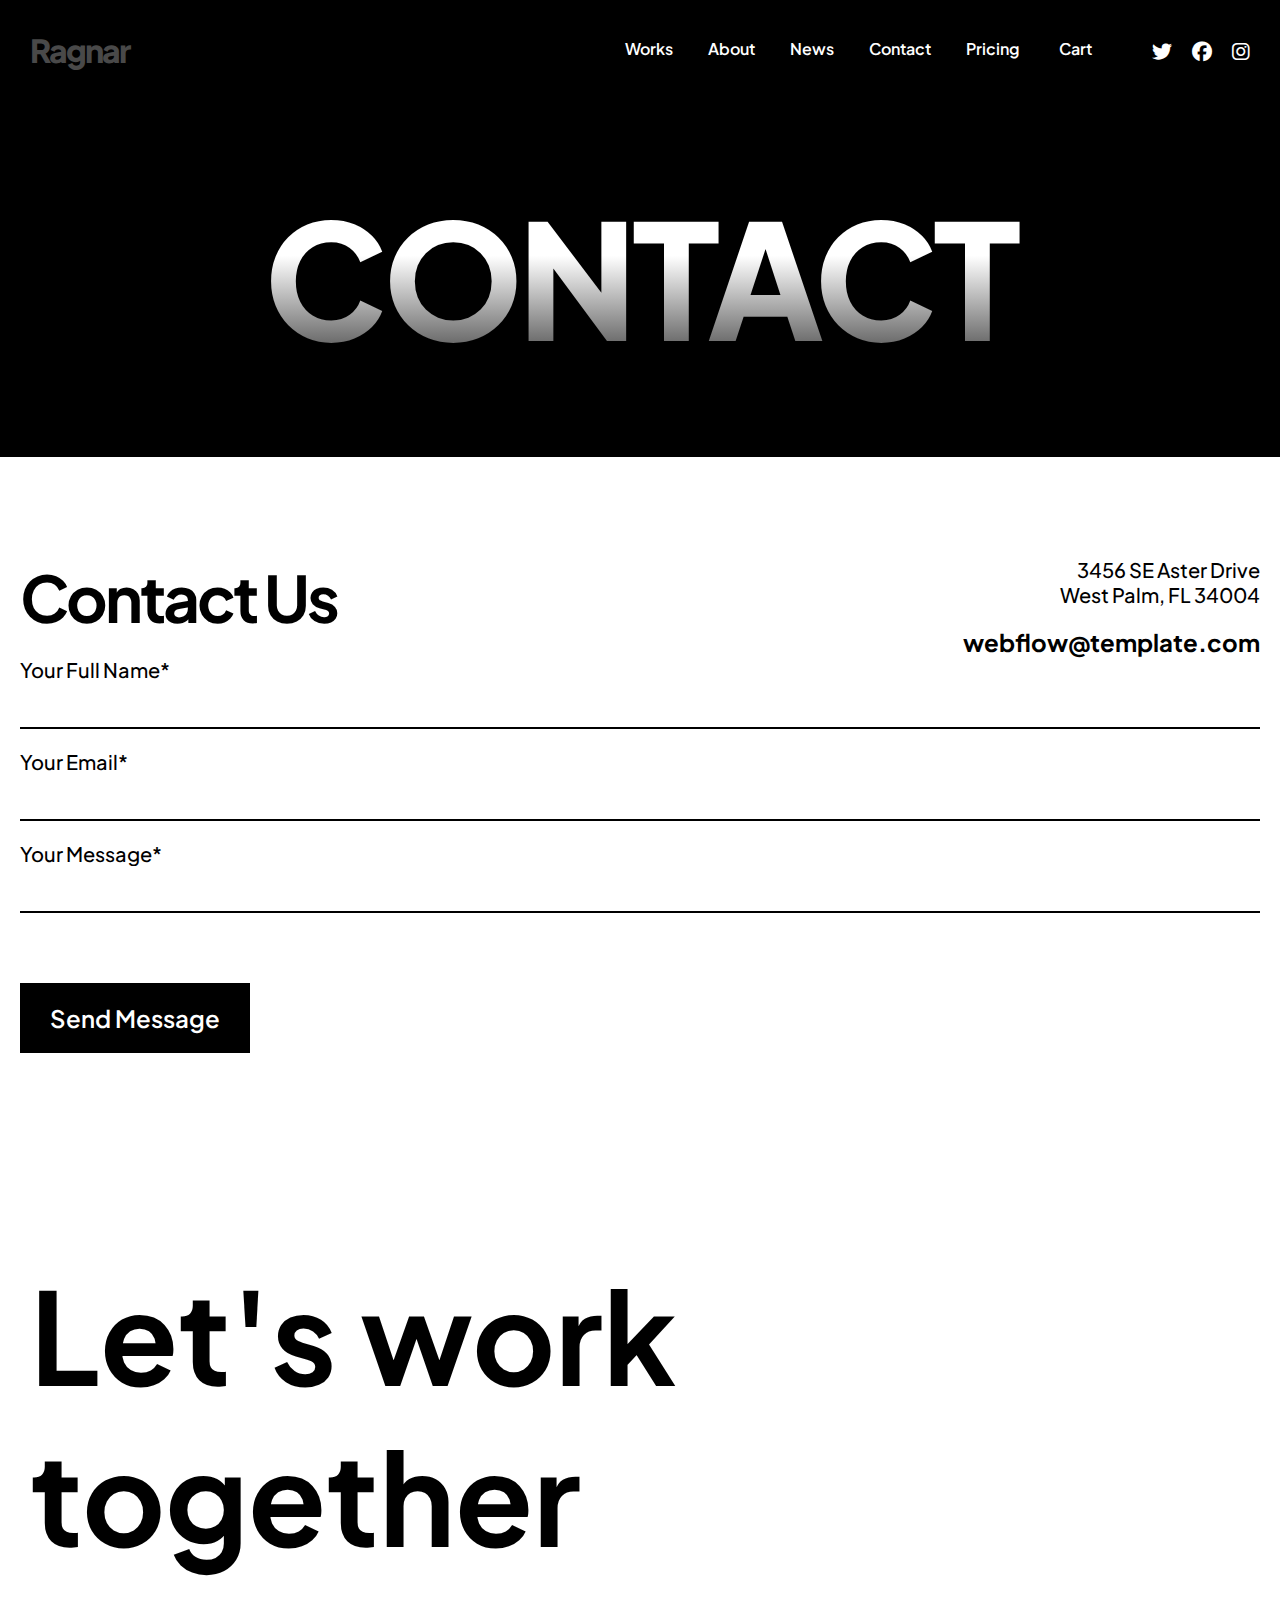
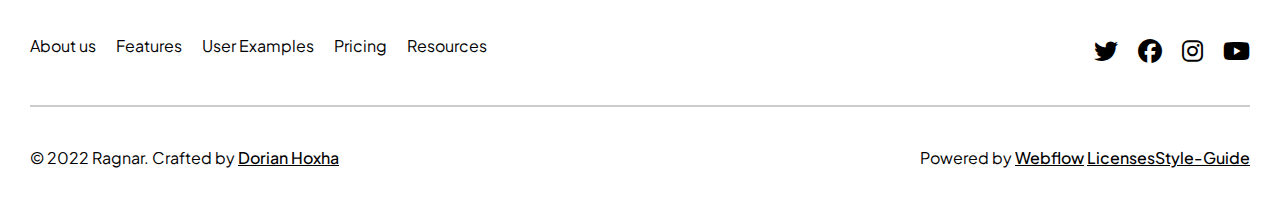
<file: pages/contact.html>
<!DOCTYPE html>
<html lang="en">
<head>
	<meta charset="UTF-8">
	<meta http-equiv="X-UA-Compatible" content="IE=edge">
	<meta name="viewport" content="width=device-width, initial-scale=1.0">
	<title>Ragnar - Webflow Ecommerce website template</title>
	<!--Tab Icon-->
	<link rel="icon" href="../img/bg.jpg" type="image/icon type">
	<!-- FONT-AWESOME-CSS -->
    <link rel="stylesheet" href="https://cdnjs.cloudflare.com/ajax/libs/font-awesome/6.2.0/css/all.min.css">
	<!-- index css -->
	<link rel="stylesheet" href="../index-style.css">
	
	<style>
		#home-section-1 h1{
			font-size: 10rem;
		}
		@media screen and (max-width: 425px){
			#home-section-1 h1{
				font-size: 5rem;
			}
		}
	</style>
	
</head>
<body>
	<div id="loading">
		<img src="../img/gif.gif">
	</div>
	<header id="header">
		<div class="container">
			<div class="logo">
				<a href="../index.html">Ragnar</a>
			</div>
			<nav>
				<div class="nav-bar">
					<div class="nav-item">
						<a href="works.html">Works</a>
					</div>
					<div class="nav-item">
						<a href="about.html">About</a>
					</div>
					<div class="nav-item">
						<a href="news.html">News</a>
					</div>
					<div class="nav-item">
						<a href="contact.html">Contact</a>
					</div>
					<div class="nav-item">
						<a href="pricing.html">Pricing</a>
					</div>
				</div>
				<div class="cart-bar">
					<a href="">Cart</a>
				</div>
				<div class="social-bar">
					<div class="social-link">
						<a href="">
							<i class="fa-brands fa-twitter"></i>
						</a>
					</div>
					<div class="social-link">
						<a href="">
							<i class="fa-brands fa-facebook"></i>
						</a>
					</div>
					<div class="social-link">
						<a href="">
							<i class="fa-brands fa-instagram"></i>
						</a>
					</div>
				</div>
				<div class="hamburger-box">
					<div class="hamburger1"></div>
					<div class="hamburger2"></div>
					<div class="hamburger3"></div>
				</div>
			</nav>
		</div>
	</header> <!--Header Ends Here-->
	
	<section id="home-section-1">
		<div class="container">
			<div class="logo">
				<h1>contact</h1>
			</div>
		</div>
	</section> <!--Home-section-1 Ends Here-->
	
	<section id="home-section-6">
		<div class="container">
			<div class="head">
				<h4>Contact Us</h4>
				<div class="contact">
					<h5>3456 SE Aster Drive</h5>
					<h5>West Palm, FL 34004</h5>
					<a href="">webflow@template.com</a>
				</div>
			</div>
			<form class="form">
				<label>Your Full Name*</label> <br>
				<input type="text" id="fname"> <br>
				<label>Your Email*</label> <br>
				<input type="email" id="email"> <br>
				<label>Your Message*</label> <br>
				<input type="text" id="msg"> <br>
				<div class="btn">Send Message</div>
			</form>
		</div>
	</section> <!--Home-section-6 Ends Here-->
	
	<footer id="footer">
		<div class="container">
			<h2>Let's work together</h2>
			<nav>
				<div class="nav-bar">
					<div>
						<a href="">About us</a>
					</div>
					<div>
						<a href="">Features</a>
					</div>
					<div>
						<a href="">User Examples</a>
					</div>
					<div>
						<a href="">Pricing</a>
					</div>
					<div>
						<a href="">Resources</a>
					</div>
				</div>
				<div class="social-bar">
					<div class="social-link">
						<a href="">
							<i class="fa-brands fa-twitter"></i>
						</a>
					</div>
					<div class="social-link">
						<a href="">
							<i class="fa-brands fa-facebook"></i>
						</a>
					</div>
					<div class="social-link">
						<a href="">
							<i class="fa-brands fa-instagram"></i>
						</a>
					</div>
					<div class="social-link">
						<a href="">
							<i class="fa-brands fa-youtube"></i>
						</a>
					</div>
				</div>
			</nav>
			<div class="foot">
				<div>
					© 2022 Ragnar. Crafted by <a href="">Dorian Hoxha</a>
				</div>
				<div>
					Powered by <a href="">Webflow</a> <a href="">LicensesStyle-Guide</a>
				</div>
			</div>
		</div>
	</footer><!--Footer Ends Here-->
	
	<script src="../index-script.js"></script>
</body>
</html>
</file>
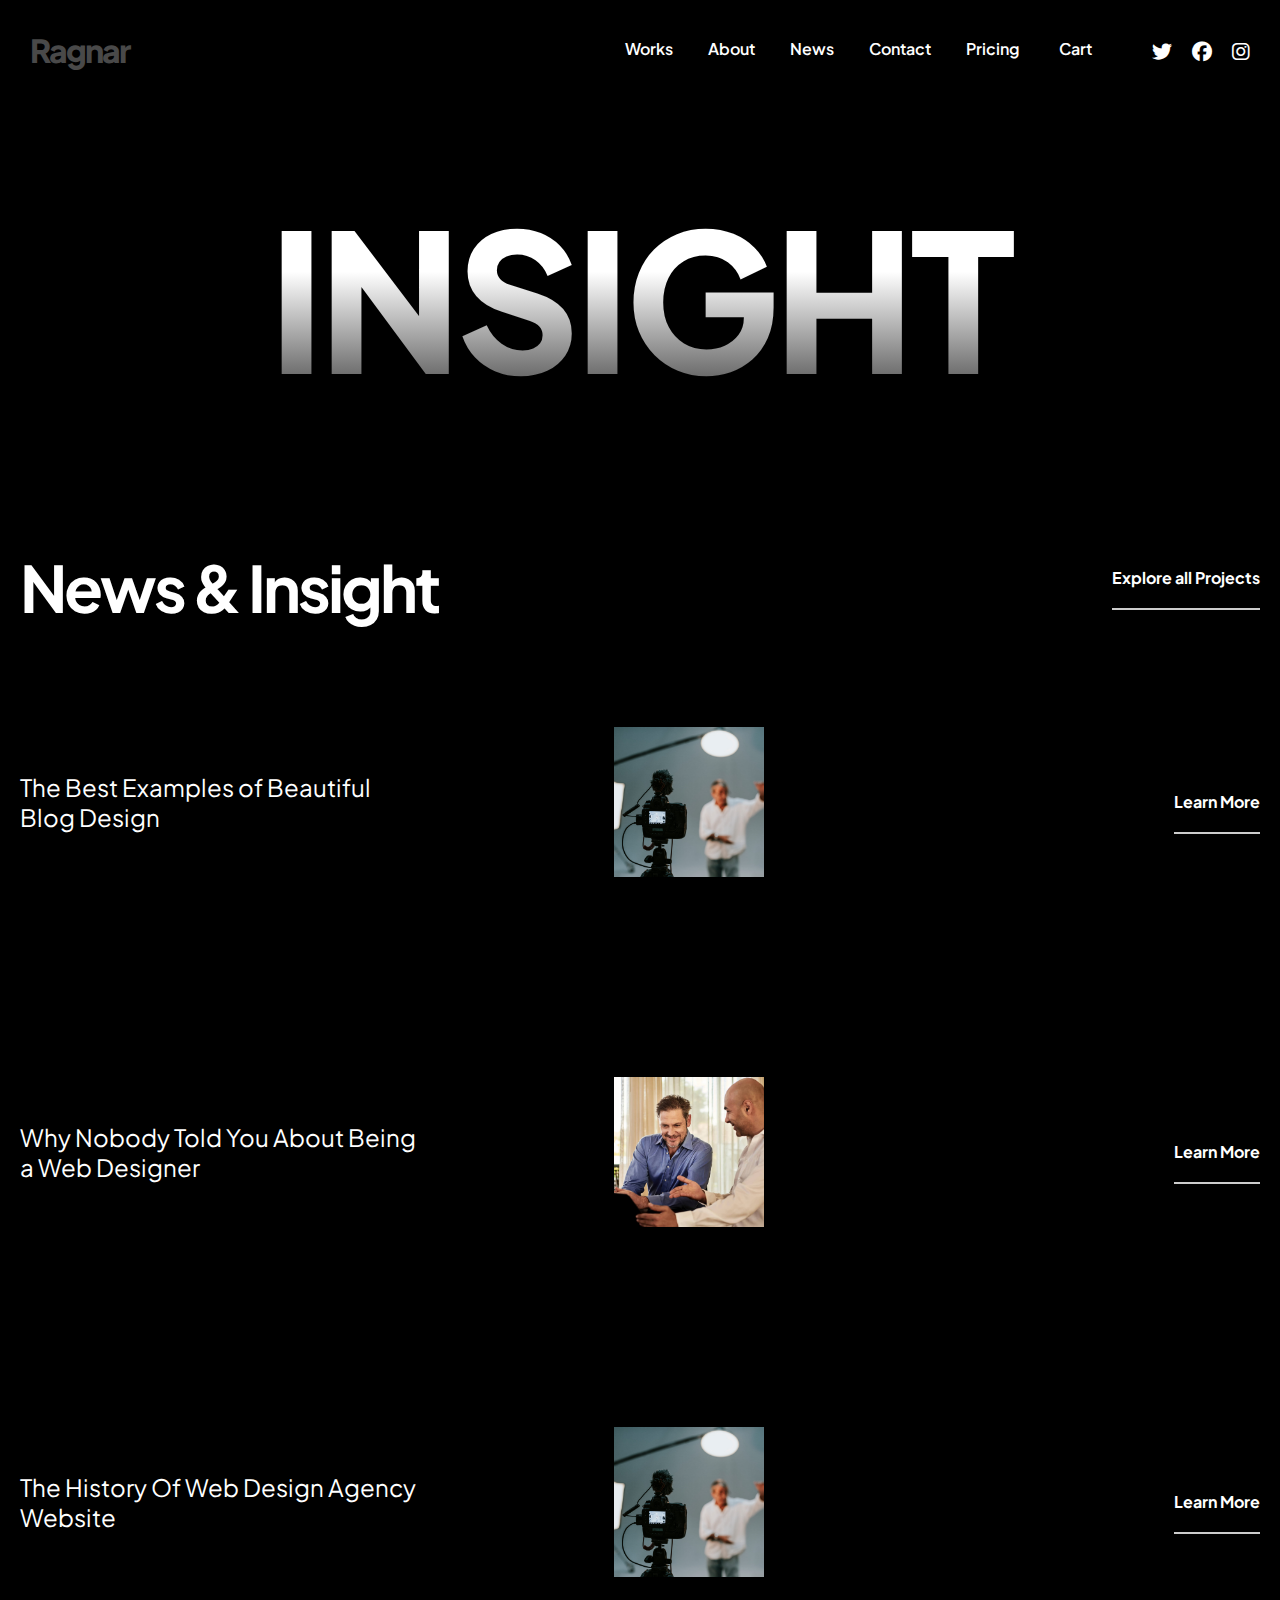
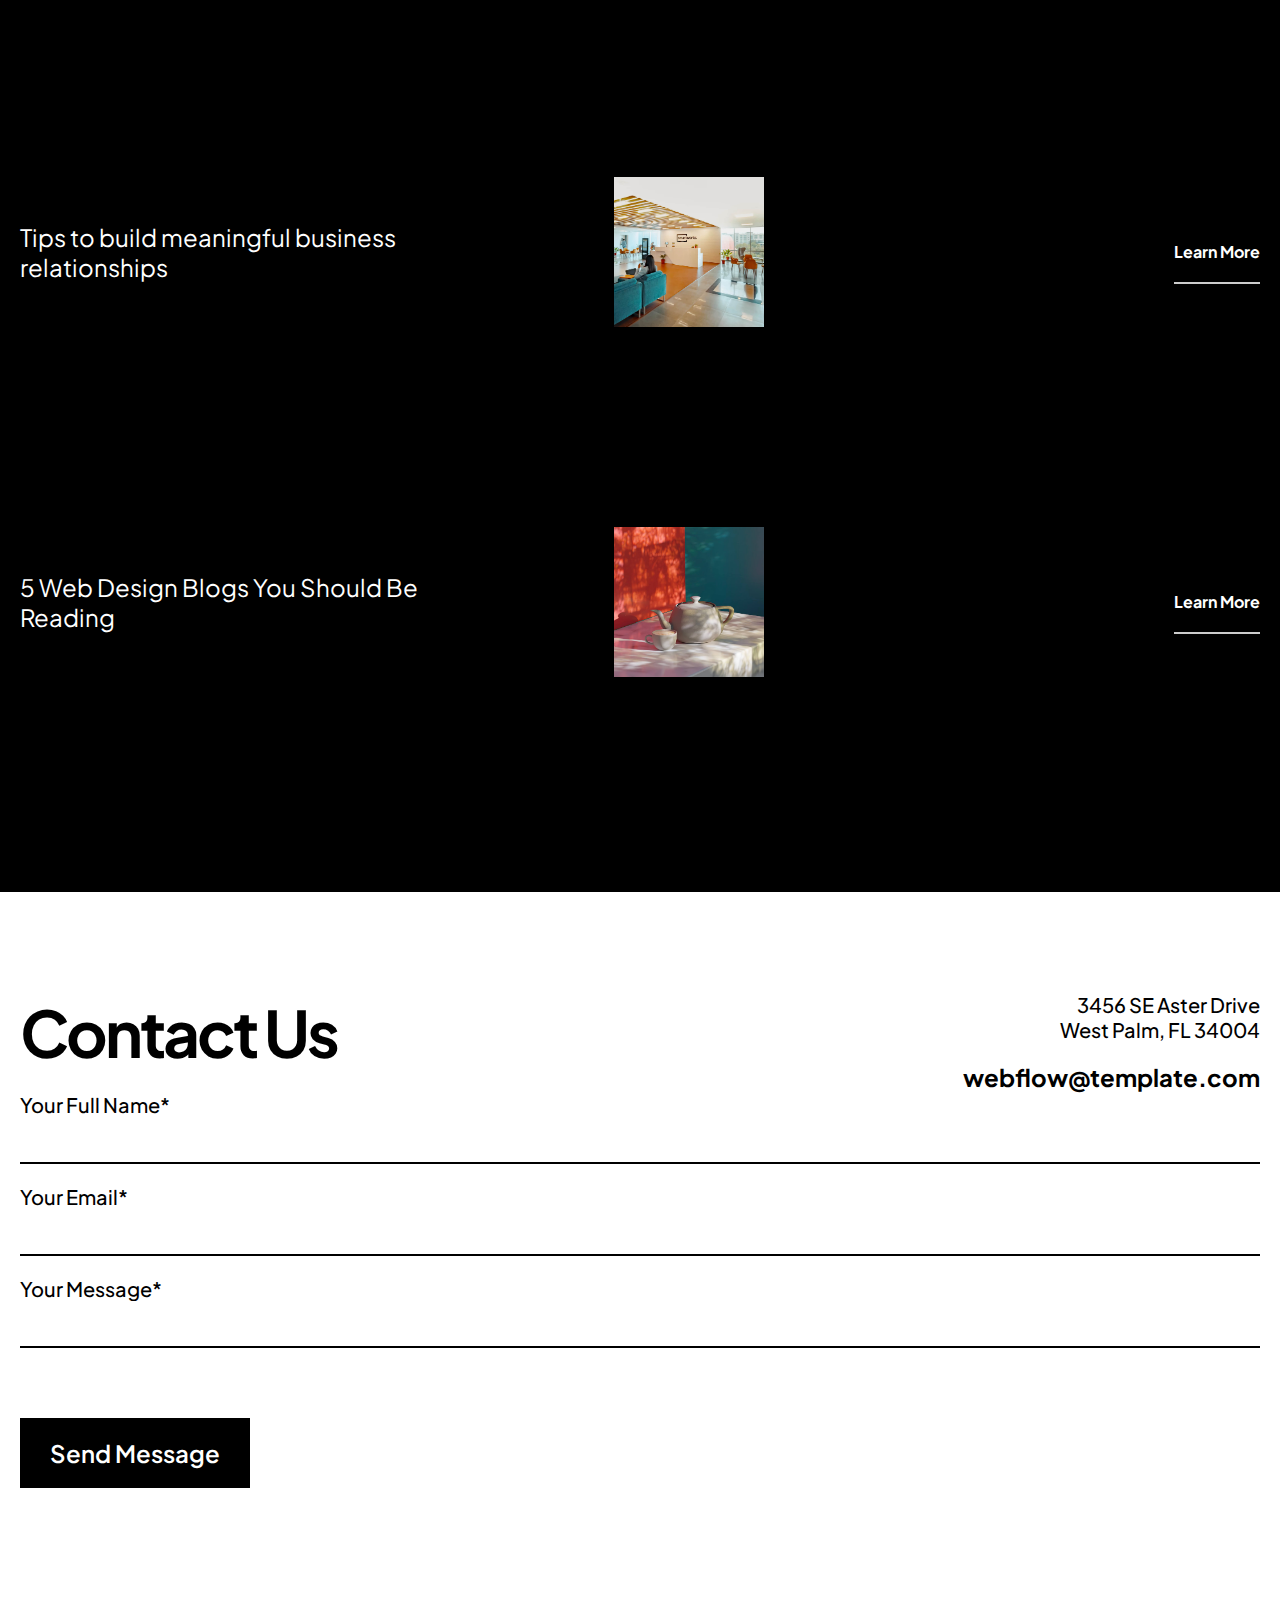
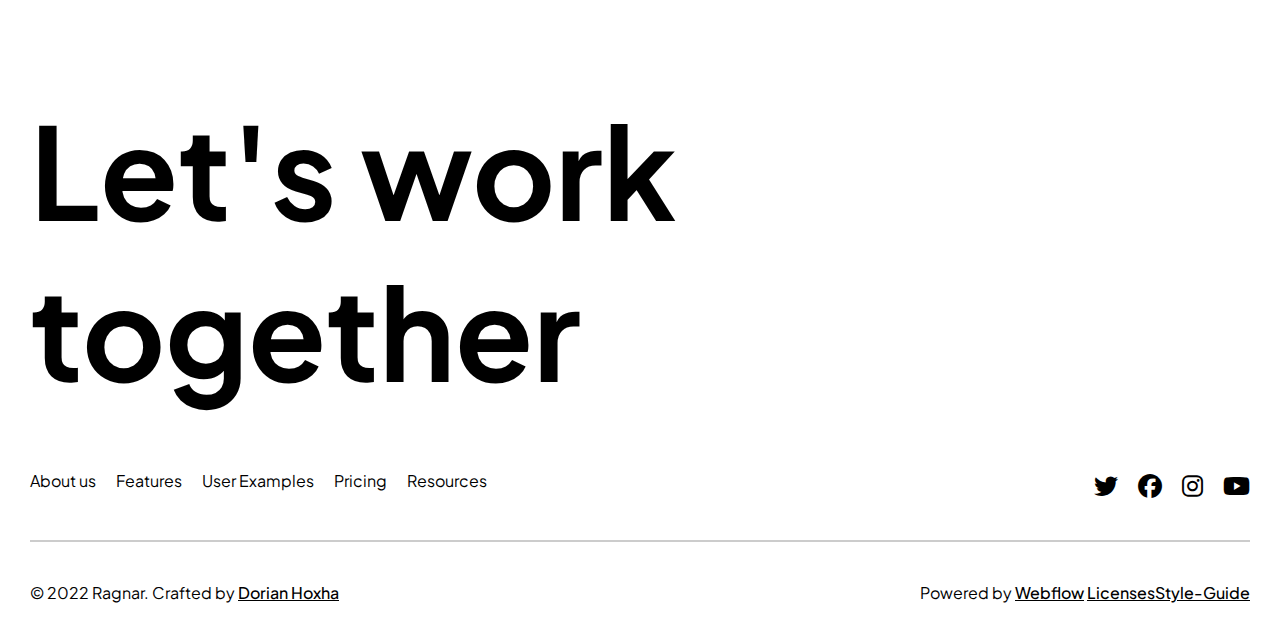
<file: pages/news.html>
<!DOCTYPE html>
<html lang="en">
<head>
	<meta charset="UTF-8">
	<meta http-equiv="X-UA-Compatible" content="IE=edge">
	<meta name="viewport" content="width=device-width, initial-scale=1.0">
	<title>Ragnar - Webflow Ecommerce website template</title>
	<!--Tab Icon-->
	<link rel="icon" href="../img/bg.jpg" type="image/icon type">
	<!-- FONT-AWESOME-CSS -->
    <link rel="stylesheet" href="https://cdnjs.cloudflare.com/ajax/libs/font-awesome/6.2.0/css/all.min.css">
	<!-- index css -->
	<link rel="stylesheet" href="../index-style.css">
	
	<style>
		#home-section-1 h1{
			font-size: 12rem;
		}
		@media screen and (max-width: 425px){
			#home-section-1 h1{
				font-size: 6rem;
			}
		}
	</style>
	
</head>
<body>
	<div id="loading">
		<img src="../img/gif.gif">
	</div>
	<header id="header">
		<div class="container">
			<div class="logo">
				<a href="../index.html">Ragnar</a>
			</div>
			<nav>
				<div class="nav-bar">
					<div class="nav-item">
						<a href="works.html">Works</a>
					</div>
					<div class="nav-item">
						<a href="about.html">About</a>
					</div>
					<div class="nav-item">
						<a href="news.html">News</a>
					</div>
					<div class="nav-item">
						<a href="contact.html">Contact</a>
					</div>
					<div class="nav-item">
						<a href="pricing.html">Pricing</a>
					</div>
				</div>
				<div class="cart-bar">
					<a href="">Cart</a>
				</div>
				<div class="social-bar">
					<div class="social-link">
						<a href="">
							<i class="fa-brands fa-twitter"></i>
						</a>
					</div>
					<div class="social-link">
						<a href="">
							<i class="fa-brands fa-facebook"></i>
						</a>
					</div>
					<div class="social-link">
						<a href="">
							<i class="fa-brands fa-instagram"></i>
						</a>
					</div>
				</div>
				<div class="hamburger-box">
					<div class="hamburger1"></div>
					<div class="hamburger2"></div>
					<div class="hamburger3"></div>
				</div>
			</nav>
		</div>
	</header> <!--Header Ends Here-->
	
	<section id="home-section-1">
		<div class="container">
			<div class="logo">
				<h1>insight</h1>
			</div>
		</div>
	</section> <!--Home-section-1 Ends Here-->
	
	<section id="home-section-5">
			<div class="container">
				<div class="head">
					<h4>News & Insight</h4>
					<div class="more">
						<a href="">Explore all Projects</a>
					</div>
				</div>
				<div class="content">
					<div class="box">
						<div class="sub-box">
							<div class="text">The Best Examples of Beautiful Blog Design</div>
							<div class="img"></div>
						</div>
						<div class="more">
							<a href="">Learn More</a>
						</div>
					</div>
					<div class="box">
						<div class="sub-box">
							<div class="text">Why Nobody Told You About Being a Web Designer</div>
							<div class="img"></div>
						</div>
						<div class="more">
							<a href="">Learn More</a>
						</div>
					</div>
					<div class="box">
						<div class="sub-box">
							<div class="text">The History Of Web Design Agency Website</div>
							<div class="img"></div>
						</div>
						<div class="more">
							<a href="">Learn More</a>
						</div>
					</div>
					<div class="box">
						<div class="sub-box">
							<div class="text">Tips to build meaningful business relationships</div>
							<div class="img"></div>
						</div>
						<div class="more">
							<a href="">Learn More</a>
						</div>
					</div>
					<div class="box">
						<div class="sub-box">
							<div class="text">5 Web Design Blogs You Should Be Reading</div>
							<div class="img"></div>
						</div>
						<div class="more">
							<a href="">Learn More</a>
						</div>
					</div>
				</div>
			</div>
		</div>
	</section> <!--Home-section-5 Ends Here-->
	
	<section id="home-section-6">
		<div class="container">
			<div class="head">
				<h4>Contact Us</h4>
				<div class="contact">
					<h5>3456 SE Aster Drive</h5>
					<h5>West Palm, FL 34004</h5>
					<a href="">webflow@template.com</a>
				</div>
			</div>
			<form class="form">
				<label>Your Full Name*</label> <br>
				<input type="text" id="fname"> <br>
				<label>Your Email*</label> <br>
				<input type="email" id="email"> <br>
				<label>Your Message*</label> <br>
				<input type="text" id="msg"> <br>
				<div class="btn">Send Message</div>
			</form>
		</div>
	</section> <!--Home-section-6 Ends Here-->
	
	<footer id="footer">
		<div class="container">
			<h2>Let's work together</h2>
			<nav>
				<div class="nav-bar">
					<div>
						<a href="">About us</a>
					</div>
					<div>
						<a href="">Features</a>
					</div>
					<div>
						<a href="">User Examples</a>
					</div>
					<div>
						<a href="">Pricing</a>
					</div>
					<div>
						<a href="">Resources</a>
					</div>
				</div>
				<div class="social-bar">
					<div class="social-link">
						<a href="">
							<i class="fa-brands fa-twitter"></i>
						</a>
					</div>
					<div class="social-link">
						<a href="">
							<i class="fa-brands fa-facebook"></i>
						</a>
					</div>
					<div class="social-link">
						<a href="">
							<i class="fa-brands fa-instagram"></i>
						</a>
					</div>
					<div class="social-link">
						<a href="">
							<i class="fa-brands fa-youtube"></i>
						</a>
					</div>
				</div>
			</nav>
			<div class="foot">
				<div>
					© 2022 Ragnar. Crafted by <a href="">Dorian Hoxha</a>
				</div>
				<div>
					Powered by <a href="">Webflow</a> <a href="">LicensesStyle-Guide</a>
				</div>
			</div>
		</div>
	</footer><!--Footer Ends Here-->
	
	<script src="../index-script.js"></script>
</body>
</html>
</file>
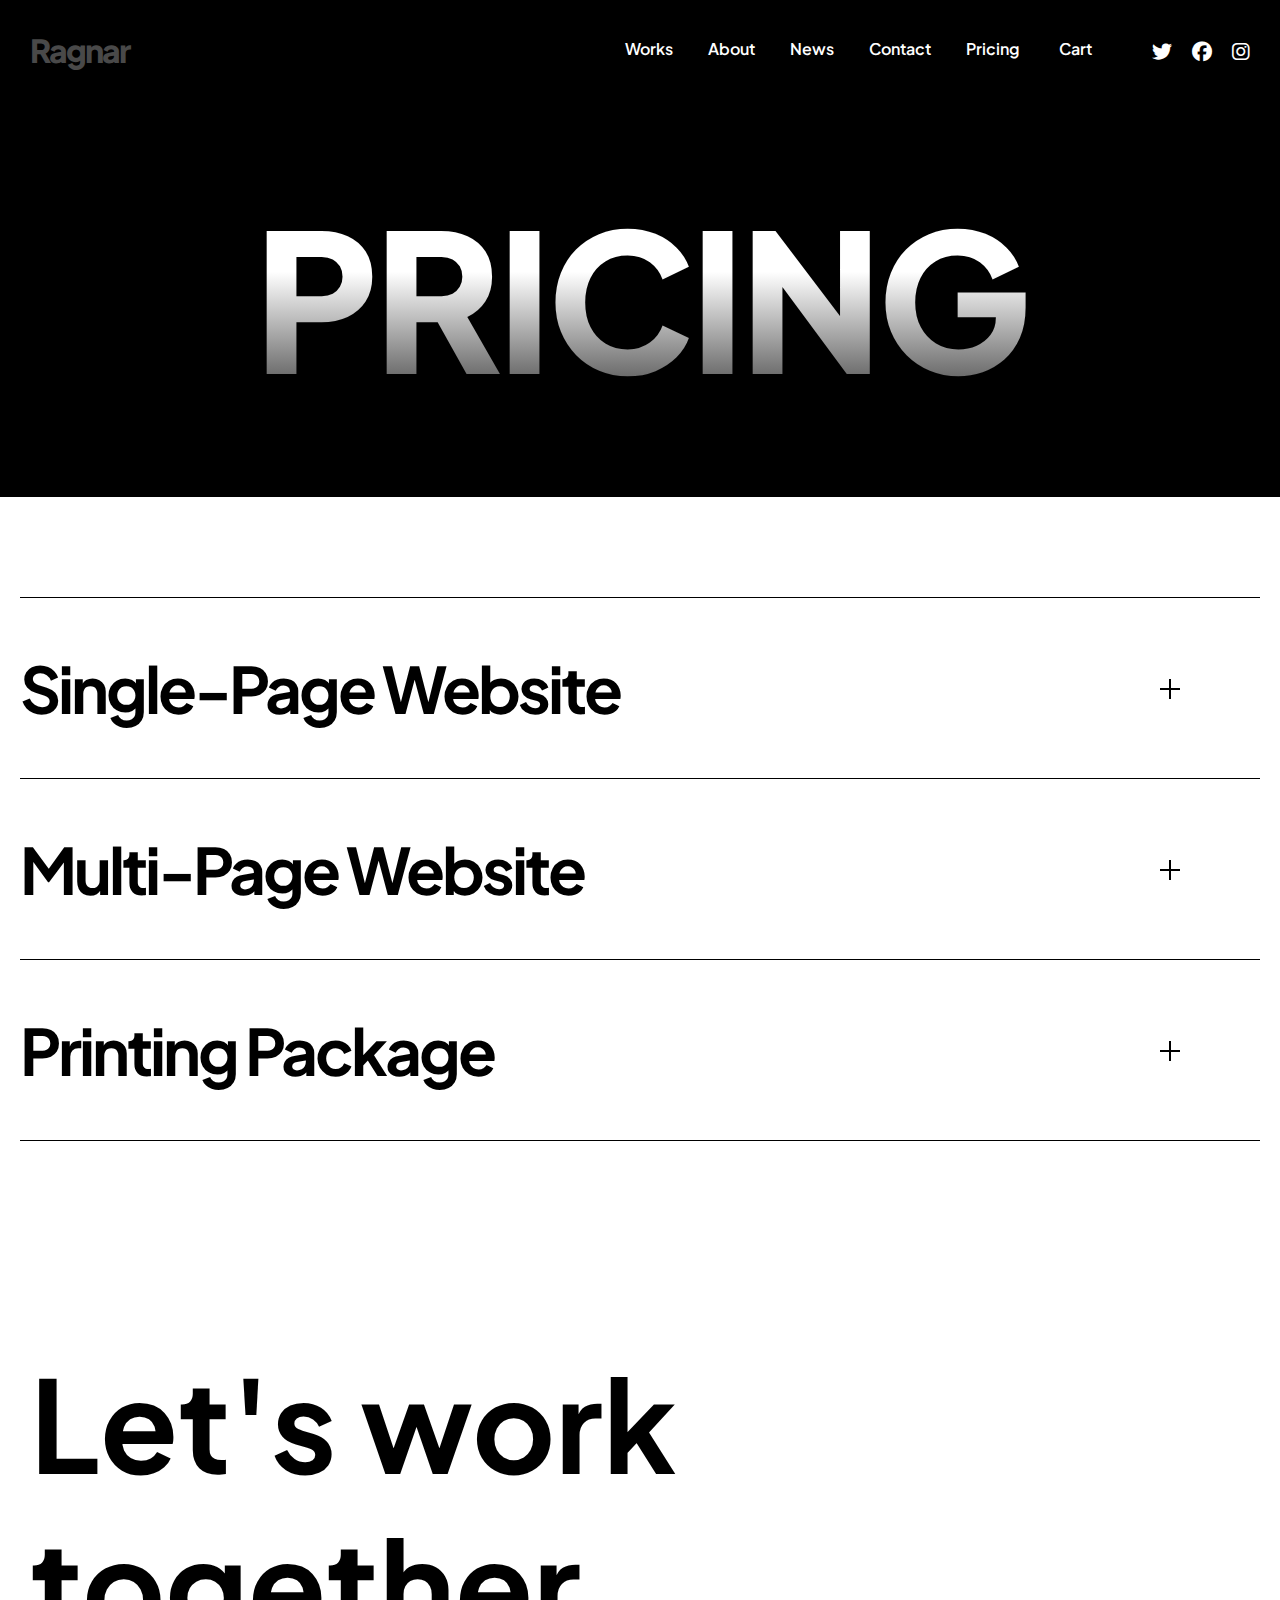
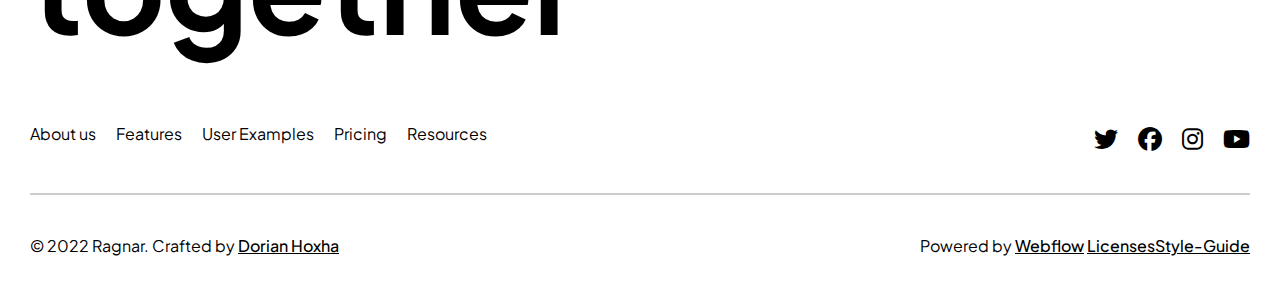
<file: pages/pricing.html>
<!DOCTYPE html>
<html lang="en">
<head>
	<meta charset="UTF-8">
	<meta http-equiv="X-UA-Compatible" content="IE=edge">
	<meta name="viewport" content="width=device-width, initial-scale=1.0">
	<title>Ragnar - Webflow Ecommerce website template</title>
	<!--Tab Icon-->
	<link rel="icon" href="../img/bg.jpg" type="image/icon type">
	<!-- FONT-AWESOME-CSS -->
    <link rel="stylesheet" href="https://cdnjs.cloudflare.com/ajax/libs/font-awesome/6.2.0/css/all.min.css">
	<!-- index css -->
	<link rel="stylesheet" href="../index-style.css">
	
	<style>
		#home-section-1 h1{
			font-size: 12rem;
		}
		@media screen and (max-width: 425px){
			#home-section-1 h1{
				font-size: 6rem;
			}
		}
	</style>
	
</head>
<body>
	<div id="loading">
		<img src="../img/gif.gif">
	</div>
	<header id="header">
		<div class="container">
			<div class="logo">
				<a href="../index.html">Ragnar</a>
			</div>
			<nav>
				<div class="nav-bar">
					<div class="nav-item">
						<a href="works.html">Works</a>
					</div>
					<div class="nav-item">
						<a href="about.html">About</a>
					</div>
					<div class="nav-item">
						<a href="news.html">News</a>
					</div>
					<div class="nav-item">
						<a href="contact.html">Contact</a>
					</div>
					<div class="nav-item">
						<a href="pricing.html">Pricing</a>
					</div>
				</div>
				<div class="cart-bar">
					<a href="">Cart</a>
				</div>
				<div class="social-bar">
					<div class="social-link">
						<a href="">
							<i class="fa-brands fa-twitter"></i>
						</a>
					</div>
					<div class="social-link">
						<a href="">
							<i class="fa-brands fa-facebook"></i>
						</a>
					</div>
					<div class="social-link">
						<a href="">
							<i class="fa-brands fa-instagram"></i>
						</a>
					</div>
				</div>
				<div class="hamburger-box">
					<div class="hamburger1"></div>
					<div class="hamburger2"></div>
					<div class="hamburger3"></div>
				</div>
			</nav>
		</div>
	</header> <!--Header Ends Here-->
	
	<section id="home-section-1">
		<div class="container">
			<div class="logo">
				<h1>Pricing</h1>
			</div>
			<div class="image"></div>
		</div>
	</section> <!--Home-section-1 Ends Here-->
	
	<section id="pricing-section-1">
		<div class=".container">
			<div class="box">
				<div class="head head1">
					<h4>Single-Page Website</h4>
					<div class="sign">
						<div class=""></div>
						<div class="sign1"></div>
					</div>
				</div>
				<div class="sub-box sub-box-1">
					<div class="sub-box1">
						<div class="sub-box1-1">
							<div class="price">$ 1,200.00 USD</div>
							<div class="billed">Billed Monthly</div>
						</div>
						<div class="sub-box1-2">Add to Cart</div>
					</div>
					<div class="sub-box2">
						<ul>
							<li>Responsive Website</li>
							<li>One Page Website</li>
							<li>Content Management System</li>
							<li>Retina Ready Graphics</li>
							<li>Pre-made Graphic Materials</li>
							<li>Free Support</li>
						</ul>
					</div>
				</div>
			</div>
			<div class="box">
				<div class="head head2">
					<h4>Multi-Page Website</h4>
					<div class="sign">
						<div class=""></div>
						<div class="sign2"></div>
					</div>
				</div>
				<div class="sub-box sub-box-2">
					<div class="sub-box1">
						<div class="sub-box1-1">
							<div class="price">$ 5,900.00 USD</div>
							<div class="billed">Billed Monthly</div>
						</div>
						<div class="sub-box1-2">Add to Cart</div>
					</div>
					<div class="sub-box2">
						<ul>
							<li>2 to 10 Pages</li>
							<li>Responsive Website</li>
							<li>Retina Ready Graphics</li>
							<li>Content Management System</li>
							<li>App Intergations</li>
							<li>Free Support</li>
						</ul>
					</div>
				</div>
			</div>
			<div class="box">
				<div class="head head3">
					<h4>Printing Package</h4>
					<div class="sign">
						<div class=""></div>
						<div class="sign3"></div>
					</div>
				</div>
				<div class="sub-box sub-box-3">
					<div class="sub-box1">
						<div class="sub-box1-1">
							<div class="price">$ 3,900.00 USD</div>
							<div class="billed">Billed Monthly</div>
						</div>
						<div class="sub-box1-2">Add to Cart</div>
					</div>
					<div class="sub-box2">
						<ul>
							<li>Brand Design Packages</li>
							<li>Graphics Campaigns</li>
							<li>Printing Surfaces</li>
							<li>Printing Presentation</li>
							<li>Installation Grapgics</li>
							<li>3D Printers</li>
						</ul>
					</div>
				</div>
			</div>
		</div>
	</section><!--Pricing Section 1 Ends Here-->
	
	<section id="pricing-section-2">
		<div class=".container"></div>
	</section><!--Pricing Section 2 Ends Here-->
	
	<footer id="footer">
		<div class="container">
			<h2>Let's work together</h2>
			<nav>
				<div class="nav-bar">
					<div>
						<a href="">About us</a>
					</div>
					<div>
						<a href="">Features</a>
					</div>
					<div>
						<a href="">User Examples</a>
					</div>
					<div>
						<a href="">Pricing</a>
					</div>
					<div>
						<a href="">Resources</a>
					</div>
				</div>
				<div class="social-bar">
					<div class="social-link">
						<a href="">
							<i class="fa-brands fa-twitter"></i>
						</a>
					</div>
					<div class="social-link">
						<a href="">
							<i class="fa-brands fa-facebook"></i>
						</a>
					</div>
					<div class="social-link">
						<a href="">
							<i class="fa-brands fa-instagram"></i>
						</a>
					</div>
					<div class="social-link">
						<a href="">
							<i class="fa-brands fa-youtube"></i>
						</a>
					</div>
				</div>
			</nav>
			<div class="foot">
				<div>
					© 2022 Ragnar. Crafted by <a href="">Dorian Hoxha</a>
				</div>
				<div>
					Powered by <a href="">Webflow</a> <a href="">LicensesStyle-Guide</a>
				</div>
			</div>
		</div>
	</footer><!--Footer Ends Here-->
	
	<script src="../index-script.js"></script>
	<script>
		
		/*Price Toggle Start*/
		var head1 = document.querySelector(".head1");
		var price1 = document.querySelector(".sub-box-1");
		var sign1 = document.querySelector(".sign1");
		var c = 1;
		head1.addEventListener("click", function(){
			if(c == 1){		
				console.log("it click");
				price1.style.height = "400px";
				price1.style.padding = "50px 0px";
				sign1.style.transform = "rotate(0deg)";
				c = 0;
			}
			else{
				console.log("it click");
				price1.style.height = "0px";
				price1.style.padding = "0px";	
				sign1.style.transform = "rotate(90deg)";
				c = 1;		
			}
		});




		var head2 = document.querySelector(".head2");
		var price2 = document.querySelector(".sub-box-2");
		var sign2 = document.querySelector(".sign2");
		var d = 1;
		head2.addEventListener("click", function(){
			if(d == 1){		
				console.log("it click");
				price2.style.height = "400px";
				price2.style.padding = "50px 0px";
				sign2.style.transform = "rotate(0deg)";
				d = 0;
			}
			else{
				console.log("it click");
				price2.style.height = "0px";
				price2.style.padding = "0px";	
				sign2.style.transform = "rotate(90deg)";
				d = 1;		
			}
		});




		var head3 = document.querySelector(".head3");
		var price3 = document.querySelector(".sub-box-3");
		var sign3 = document.querySelector(".sign3");
		var e = 1;
		head3.addEventListener("click", function(){
			if(e == 1){		
				console.log("it click");
				price3.style.height = "400px";
				price3.style.padding = "50px 0px";
				sign3.style.transform = "rotate(0deg)";
				e = 0;
			}
			else{
				console.log("it click");
				price3.style.height = "0px";
				price3.style.padding = "0px";	
				sign3.style.transform = "rotate(90deg)";
				e = 1;		
			}
		});





		/*Price Toggle End*/

	</script>
</body>
</html>
</file>
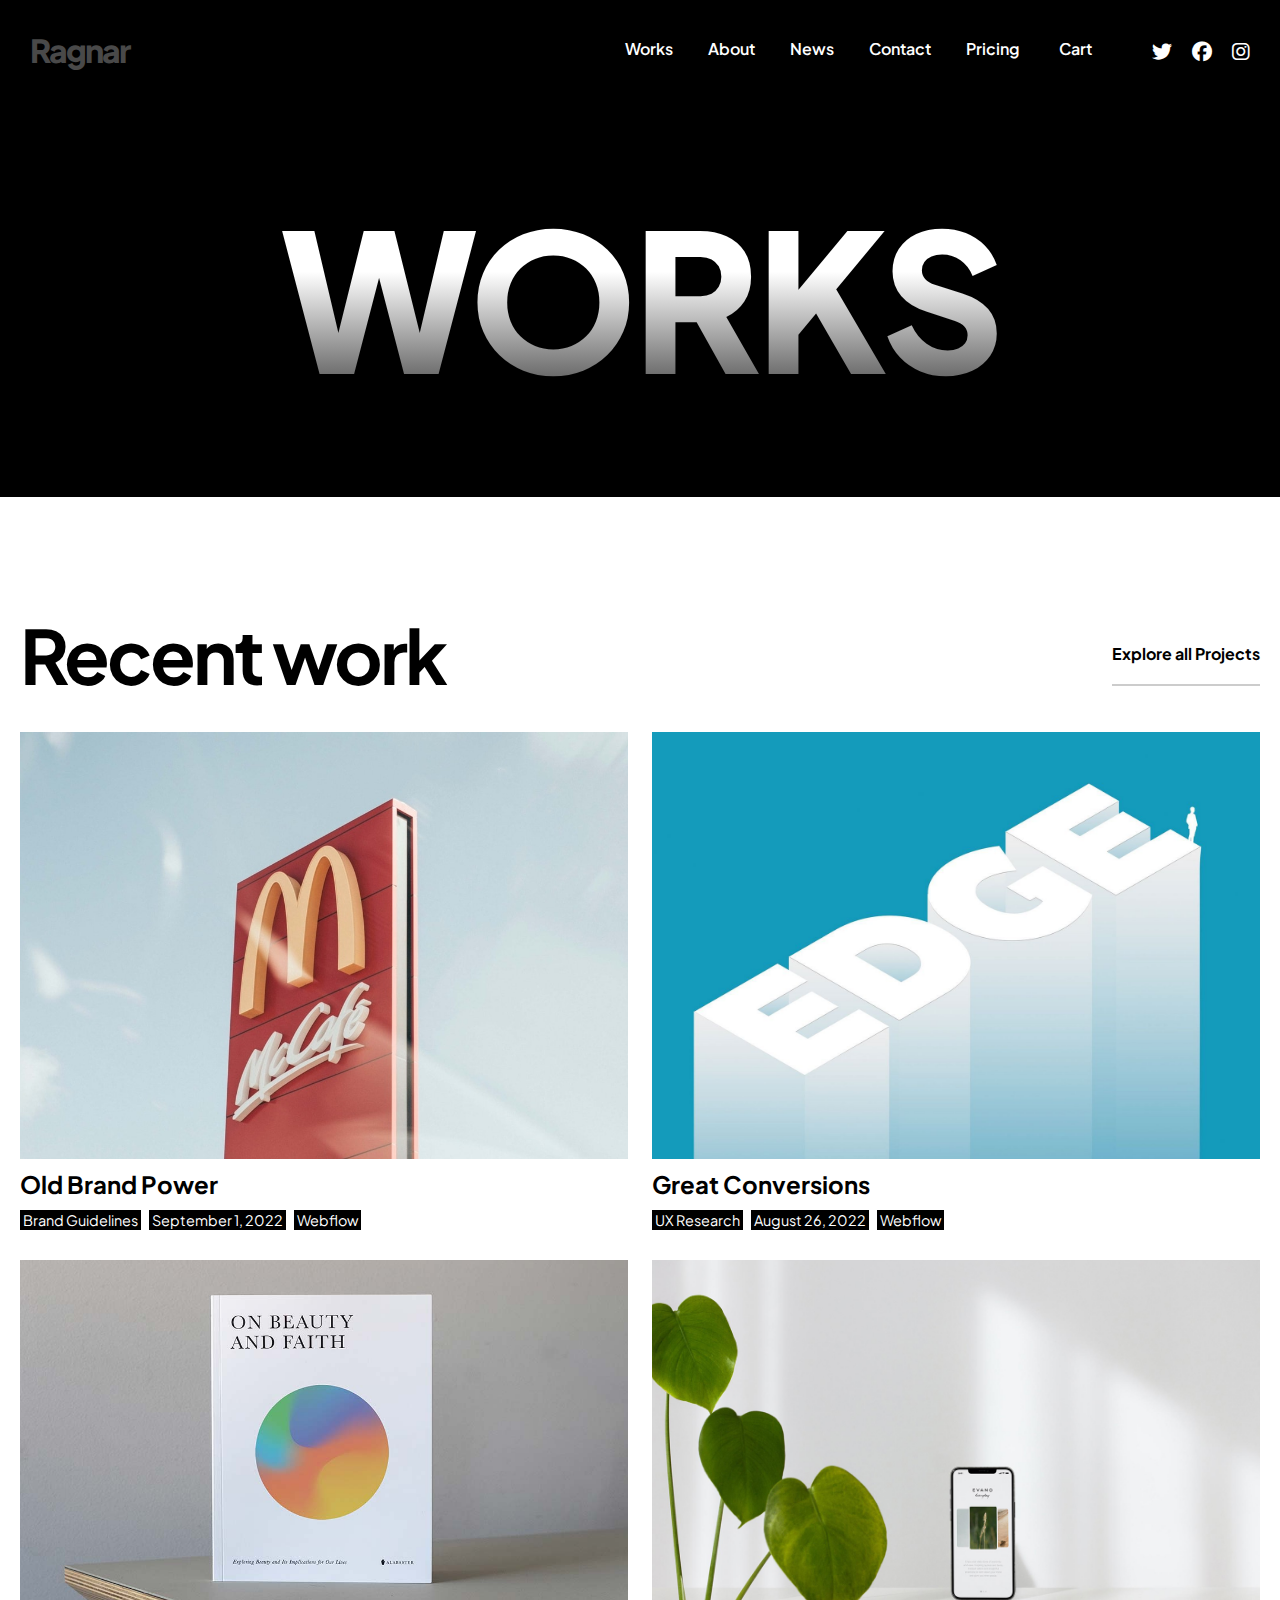
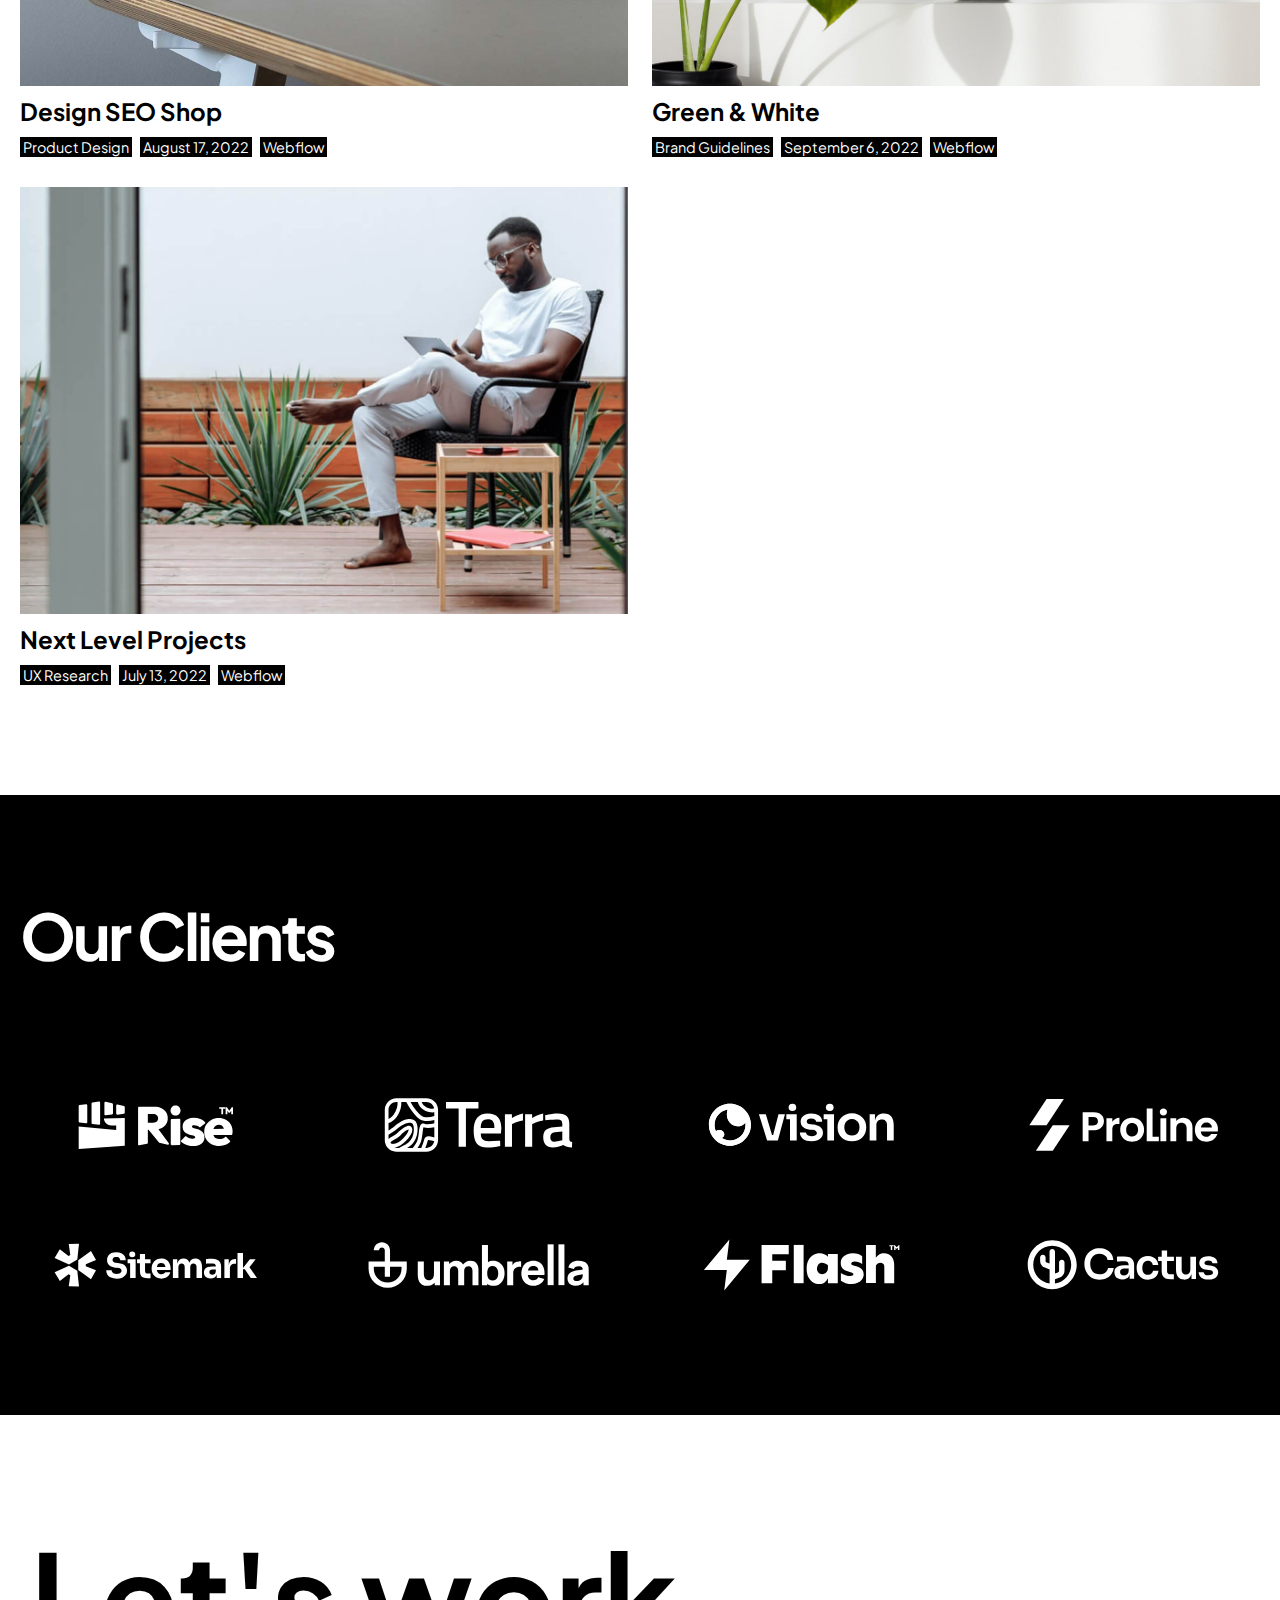
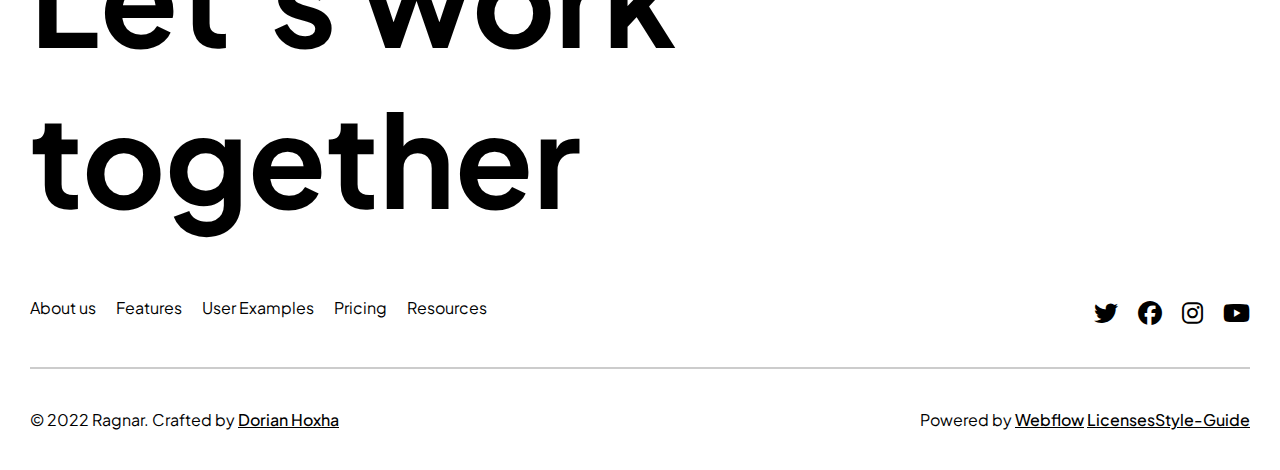
<file: pages/works.html>
<!DOCTYPE html>
<html lang="en">
<head>
	<meta charset="UTF-8">
	<meta http-equiv="X-UA-Compatible" content="IE=edge">
	<meta name="viewport" content="width=device-width, initial-scale=1.0">
	<title>Ragnar - Webflow Ecommerce website template</title>
	<!--Tab Icon-->
	<link rel="icon" href="../img/bg.jpg" type="image/icon type">
	<!-- FONT-AWESOME-CSS -->
    <link rel="stylesheet" href="https://cdnjs.cloudflare.com/ajax/libs/font-awesome/6.2.0/css/all.min.css">
	<!-- index css -->
	<link rel="stylesheet" href="../index-style.css">
	
	<style>
		#home-section-1 h1{
			font-size: 12rem;
		}
		@media screen and (max-width: 425px){
			#home-section-1 h1{
				font-size: 6rem;
			}
		}
	</style>
	
</head>
<body>
	<div id="loading">
		<img src="../img/gif.gif">
	</div>
	<header id="header">
		<div class="container">
			<div class="logo">
				<a href="../index.html">Ragnar</a>
			</div>
			<nav>
				<div class="nav-bar">
					<div class="nav-item">
						<a href="works.html">Works</a>
					</div>
					<div class="nav-item">
						<a href="about.html">About</a>
					</div>
					<div class="nav-item">
						<a href="news.html">News</a>
					</div>
					<div class="nav-item">
						<a href="contact.html">Contact</a>
					</div>
					<div class="nav-item">
						<a href="pricing.html">Pricing</a>
					</div>
				</div>
				<div class="cart-bar">
					<a href="">Cart</a>
				</div>
				<div class="social-bar">
					<div class="social-link">
						<a href="">
							<i class="fa-brands fa-twitter"></i>
						</a>
					</div>
					<div class="social-link">
						<a href="">
							<i class="fa-brands fa-facebook"></i>
						</a>
					</div>
					<div class="social-link">
						<a href="">
							<i class="fa-brands fa-instagram"></i>
						</a>
					</div>
				</div>
				<div class="hamburger-box">
					<div class="hamburger1"></div>
					<div class="hamburger2"></div>
					<div class="hamburger3"></div>
				</div>
			</nav>
		</div>
	</header> <!--Header Ends Here-->
	
	<section id="home-section-1">
		<div class="container">
			<div class="logo">
				<h1>Works</h1>
			</div>
	</section> <!--Home-section-1 Ends Here-->
	
	<section id="home-section-2">
		<div class="container">
			<div class="head-box">
				<div class="head">
					<h3>Recent work</h3>
				</div>
				<div class="more">
					<a href="">Explore all Projects</a>
				</div>
			</div>
			<div class="content">
				<div class="box">
					<div class="image image1">
						<div class="circle">Explore More</div>
					</div>
					<div class="name">
						<h4>Old Brand Power<h4>
					</div>
					<div class="info">
						<div class="text">Brand Guidelines</div>
						<div class="text">September 1, 2022</div>
						<div class="text">Webflow</div>
					</div>
				</div>
				<div class="box">
					<div class="image image2">
						<div class="circle">Explore More</div>
					</div>
					<div class="name">
						<h4>Great Conversions<h4>
					</div>
					<div class="info">
						<div class="text">UX Research</div>
						<div class="text">August 26, 2022</div>
						<div class="text">Webflow</div>
					</div>
				</div>
				<div class="box">
					<div class="image image3">
						<div class="circle">Explore More</div>
					</div>
					<div class="name">
						<h4>Design SEO Shop<h4>
					</div>
					<div class="info">
						<div class="text">Product Design</div>
						<div class="text">August 17, 2022</div>
						<div class="text">Webflow</div>
					</div>
				</div>
				<div class="box">
					<div class="image image4">
						<div class="circle">Explore More</div>
					</div>
					<div class="name">
						<h4>Green & White<h4>
					</div>
					<div class="info">
						<div class="text">Brand Guidelines</div>
						<div class="text">September 6, 2022</div>
						<div class="text">Webflow</div>
					</div>
				</div>
				<div class="box">
					<div class="image image5">
						<div class="circle">Explore More</div>
					</div>
					<div class="name">
						<h4>Next Level  Projects<h4>
					</div>
					<div class="info">
						<div class="text">UX Research</div>
						<div class="text">July 13, 2022</div>
						<div class="text">Webflow</div>
					</div>
				</div>
			</div>
		</div>

	</section> <!--Home-section-2 Ends Here-->
	
	<section id="home-section-7">
		<div class="container">
			<div class="head">
				<h4>Our Clients</h4>
			</div>
			<div class="content">
				<div class="box"></div>
				<div class="box"></div>
				<div class="box"></div>
				<div class="box"></div>
				<div class="box"></div>
				<div class="box"></div>
				<div class="box"></div>
				<div class="box"></div>
			</div>
		</div>
	</section> <!--Home-section-7 Ends Here-->
	
	<footer id="footer">
		<div class="container">
			<h2>Let's work together</h2>
			<nav>
				<div class="nav-bar">
					<div>
						<a href="">About us</a>
					</div>
					<div>
						<a href="">Features</a>
					</div>
					<div>
						<a href="">User Examples</a>
					</div>
					<div>
						<a href="">Pricing</a>
					</div>
					<div>
						<a href="">Resources</a>
					</div>
				</div>
				<div class="social-bar">
					<div class="social-link">
						<a href="">
							<i class="fa-brands fa-twitter"></i>
						</a>
					</div>
					<div class="social-link">
						<a href="">
							<i class="fa-brands fa-facebook"></i>
						</a>
					</div>
					<div class="social-link">
						<a href="">
							<i class="fa-brands fa-instagram"></i>
						</a>
					</div>
					<div class="social-link">
						<a href="">
							<i class="fa-brands fa-youtube"></i>
						</a>
					</div>
				</div>
			</nav>
			<div class="foot">
				<div>
					© 2022 Ragnar. Crafted by <a href="">Dorian Hoxha</a>
				</div>
				<div>
					Powered by <a href="">Webflow</a> <a href="">LicensesStyle-Guide</a>
				</div>
			</div>
		</div>
	</footer><!--Footer Ends Here-->
	
	<script src="../index-script.js"></script>
</body>
</html>
</file>
<file: index-style.css>
/*Base Styling Start*/
@import url('https://fonts.googleapis.com/css2?family=Plus+Jakarta+Sans:wght@200;300;400;500;600;700;800&display=swap');
/* font-family: 'Plus Jakarta Sans', sans-serif; */
:root{
	--font-size-1: 0.9rem; /* 12px */
	--font-size-2: 1rem; /* 14px */
	--font-size-3: 1.25rem; /* 16px */
	--font-size-4: 1.5rem; /* 20px */
	--font-size-5: 2rem; /* 25px */
	--font-size-6: 3rem; /* 30px */
	--font-size-7: 4rem; /* 40px */
	--font-size-8: 5rem; /* 48px */
	--font-size-9: 8rem; /* 77px */
	--font-size-10: 9rem; /* 144px */
	--font-size-11: 26rem; /* 270px */
	
	--font-weight-1: 500;
	--font-weight-2: 600;
	--font-weight-3: 700;
	--font-weight-4: 800;
	
	--theme-color-1: rgb(0,0,0); /* Black */
	--theme-color-2: rgb(255,255,255); /* White */
	--theme-color-3: rgb(73,73,73); /* Gray */
	--theme-color-4: rgb(244,244,245); /* Gray */
	
	--border-color: rgb(204,204,204);
}
html{
}
*{
	margin: 0;
	padding: 0;
	box-sizing: border-box;
	
	font-family: 'Plus Jakarta Sans', sans-serif;
	text-decoration: none;
	list-style-type: none;
	
	transition: all 0.5s;
}
body{
	padding-top: 75px;
}
/*Base Styling End*/
/*--------------------------------------------------------------------------*/
/*--------------------------------------------------------------------------*/

/*Loading Start*/
#loading{
	display: flex;
	justify-content: center;
	align-items: center;
	position: fixed;
	background: black;
	width: 100%;
	height: 100%;
	z-index: 150;
	top: 0;
}
#loading img{
	width: 100px;
}
/*Loading End*/

/*--------------------------------------------------------------------------*/

/*Header Start*/
#header{
	width: 100%;
	height: 100px;
	padding: 0px 30px;
	
	background: var(--theme-color-1);
	
	display: flex;
	align-items: center;
	justify-content: center;
	
	position: fixed;
	top: 0;
	
	z-index: 100;
}
#header nav a:hover{
	color: var(--theme-color-3);
}
#header .container{
	width: 100%;
	margin: 0px auto;
	display: flex;
	align-items: center;
	justify-content: center;
}
#header .logo a{
	font-size: var(--font-size-5);
	font-weight: var(--font-weight-4);
	color: var(--theme-color-3);
	letter-spacing: -2px;
	
}
#header .logo a:hover{
	color: var(--theme-color-2);
}
#header nav{
	display: flex;
	flex-grow: 1;
	justify-content: right;
}
#header .nav-bar{
	display: flex;
	justify-content: space-between;
}
#header .nav-bar a{
	color: var(--theme-color-2);
	font-size: var(--font-size-2);
	font-weight: var(--font-weight-2);
}
#header .nav-item{
	margin-left: 35px;
}
#header .cart-bar{
	display: flex;
	justify-content: center;
	margin-left: 40px;
}
#header .cart-bar a{
	color: var(--theme-color-2);
	font-size: var(--font-size-2);
	font-weight: var(--font-weight-2);
}
#header .social-bar{
	display: flex;
	justify-content: space-between;
	margin-left: 40px;
}
#header .social-bar a{
	font-size: var(--font-size-3);
	color: var(--theme-color-2);
	font-weight: var(--font-weight-2);
}
#header .social-link{
	margin-left: 20px;
}
#header .hamburger-box{
	display: none;
}
/*Header End*/

/*--------------------------------------------------------------------------*/

/*Home-Section-1 Start*/
#home-section-1{
	padding: 100px 40px 40px 40px;
	background: var(--theme-color-1);
}
#home-section-1 .container{}
#home-section-1 h1{
	font-size: calc(100vw / 4.7);
	font-weight: var(--font-weight-4);
	text-transform: uppercase;
	text-align: center;
	letter-spacing: -5px;
	
	margin-bottom: 40px;
	
	background: -webkit-linear-gradient(#fff 40%, #333);
	-webkit-background-clip: text;
	-webkit-text-fill-color: transparent;
}
#home-section-1 .video{
	position: relative;
	
	width: 100%;
	overflow: hidden;
}
#home-section-1 video{
	width: 100%;
}
#home-section-1 .video-overlay{
	height: 100%;
	width: 100%;
	background: rgba(0,0,0,0.5);
	position: absolute;
	top: 0;
	left: 0;
	z-index: 1;
}
/*Home-Section-1 End*/

/*--------------------------------------------------------------------------*/

/*Home-Section-2 Start*/
#home-section-2{
	width: 100%;
	padding: 100px 20px;
	background: var(--theme-color-2);
}
#home-section-2 .container{
	display: flex;
	flex-direction: column;
}
#home-section-2 .head-box{
	display: flex;
	justify-content: space-between;
	align-items: center;
	padding: 10px 0px;
}
.head{
	font-size: var(--font-size-7);
	letter-spacing: -3px;
}
.more{
	font-size: var(--font-size-2);
	font-weight: var(--font-weight-3);
}
.more a{
	color: var(--theme-color-1);
	padding: 20px 0px; 
	border-bottom: 2px solid var(--border-color);
	display: inline-block;
}
#home-section-2 .content{
	display: flex;
	flex-wrap: wrap;
	justify-content: space-between;
}
#home-section-2 .box{
	width: 49%;
	overflow: hidden;
	padding-bottom: 10px;
	margin-top: 20px;
}
#home-section-2 .image{
	width: 100%;
	height: 500px;
	height: calc(100vw / 3);
	position: relative;
	cursor: pointer;
}
#home-section-2 .image1{
	background: url(img/home/img05.jpeg) center no-repeat;
	background-size: cover;
}
#home-section-2 .image2{
	background: url(img/home/img06.jpeg) center no-repeat;
	background-size: cover;
}
#home-section-2 .image3{
	background: url(img/home/img07.jpeg) center no-repeat;
	background-size: cover;
}
#home-section-2 .image4{
	background: url(img/home/img08.jpg) center no-repeat;
	background-size: cover;
}
#home-section-2 .image5{
	background: url(img/home/img09.jpg) center no-repeat;
	background-size: cover;
}
#home-section-2 .circle{
	width: 100px;
	height: 100px;
	border-radius: 50%;
	
	text-align: center;
	line-height: 100px;
	
	background: var(--theme-color-1);
	color: var(--theme-color-2);
	display: none;
	transition: 0s;
}
.name{
	font-size: var(--font-size-4);
	font-weight: var(--font-weight-1);
	margin: 10px 0px;
}
#home-section-2 .text{
	display: inline-block;
	padding: 1px 3px;
	margin-right: 5px;
	background: var(--theme-color-1);
	color: var(--theme-color-2);
	font-size: var(--font-size-1);
}
/*Home-Section-2 End*/

/*--------------------------------------------------------------------------*/

/*Home-Section-3 Start*/
#home-section-3 .container{
	padding: 0px 20px;
}
#home-section-3 .content{
	display: flex;
	justify-content: space-between;
	align-items: center;
	flex-wrap: wrap;
}
#home-section-3 .box{
	width: 24%;
}
#home-section-3 .head{
	width: 100%;
	margin-bottom: 60px;
}
#home-section-3 .logo{
	background: var(--theme-color-1);
	border-radius: 50%;
	width: 70px;
	height: 70px;
	padding: 20px;
	
	margin-bottom: 20px;
	
	display: flex;
	justify-content: center;
	align-items: center;
}
#home-section-3 .logo img{
	width: 25px;
}
#home-section-3 .text{
	font-size: var(--font-size-3);
	font-weight: var(--font-weight-1);
	margin-bottom: 20px;
}
/*Home-Section-3 End*/

/*--------------------------------------------------------------------------*/

/*Home-Section-4 Start*/
#home-section-4{
	background: var(--theme-color-1);
	color: var(--theme-color-2);
	padding: 0px 20px;
	padding-bottom: 100px;
}
#home-section-4 .container{
	position: relative;
	border-bottom: 2px solid var(--theme-color-3);
}
#home-section-4 .content-1{
	padding: 100px 0px;
	border-bottom: 2px solid var(--theme-color-3);
}
#home-section-4 .content-1 .text{
	color: var(--theme-color-2);
	font-size: var(--font-size-8);
	font-weight: var(--font-weight-3);
}
#home-section-4 .content-1 span{
	background: var(--theme-color-2);
	color: var(--theme-color-1);
}
#home-section-4 .content-2{
	display: flex;
	justify-content: space-between;
}
#home-section-4 .head-box{
	font-size: var(--font-size-4);
}
#home-section-4 .box{
	padding: 100px 0px;
}
#home-section-4 .box:first-child{
	width: 40%;
	height: max-content;
	position: sticky;
	top: 100px;
}
#home-section-4 .box:last-child{
	width: 55%;
}
#home-section-4 .image img{
	width: 100%;
}
#home-section-4 .text1{
	font-size: var(--font-size-4);
	font-weight: var(--font-weight-1);
	line-height: 30px;
	margin: 20px 0px;
}
#home-section-4 .text2{
	font-size: var(--font-size-3);
	font-weight: var(--font-weight-1);
	line-height: 30px;
	margin-bottom: 60px;
}
#home-section-4 .list ul{
	padding: 20px 0px;
}
#home-section-4 .list li{
	list-style-type: disc;
	list-style-position: inside;
	margin-bottom: 15px;
	margin-left: 20px;
	font-size: var(--font-size-3);
	font-weight: var(--font-weight-1);
}
#home-section-4 .content-2 .box .text{
	font-size: var(--font-size-3);
	font-weight: var(--font-weight-1);	
}
/*Home-Section-4 End*/

/*--------------------------------------------------------------------------*/

/*Home-Section-5 Start*/
#home-section-5{
	padding: 50px 20px 115px;
	background: var(--theme-color-1);
	color: var(--theme-color-2);
}
#home-section-5 .head{
	display: flex;
	justify-content: space-between;
}
#home-section-5 .more a{
	letter-spacing: 0px;
	color: var(--theme-color-2);
}
#home-section-5 .box,
#home-section-5 .sub-box{
	display: flex;
	justify-content: space-between;
	align-items: center;
	padding: 50px 0px;
	font-size: var(--font-size-3);
}
#home-section-5 .sub-box{
	width: 60%;
}
#home-section-5 .text{
	width: 400px;
	font-size: var(--font-size-4);	
}
#home-section-5 .img{
	width: 150px;
	height: 150px;
}
#home-section-5 .box:nth-child(1) > .sub-box .img{
	background: url(img/home/img14.jpg) center;
	background-size: cover;
}
#home-section-5 .box:nth-child(2) > .sub-box .img{
	background: url(img/home/img15.jpg) center;
	background-size: cover;
}
#home-section-5 .box:nth-child(3) > .sub-box .img{
	background: url(img/home/img16.jpg) center;
	background-size: cover;
}
#home-section-5 .box:nth-child(4) > .sub-box .img{
	background: url(img/home/img17.jpg) center;
	background-size: cover;
}
#home-section-5 .box:nth-child(5) > .sub-box .img{
	background: url(img/home/img18.jpg) center;
	background-size: cover;
}
#home-section-5 .box:hover  .img{
	transform: scale(2);
}
/*Home-Section-5 End*/

/*--------------------------------------------------------------------------*/

/*Home-Section-6 Start*/
#home-section-6{
	padding: 100px 20px;
}
#home-section-6 .head{
	display: flex;
	justify-content: space-between;
	text-align: right;
}
#home-section-6 .contact{
	font-size: var(--font-size-4);
	letter-spacing: 0px;
}
#home-section-6 .contact h5{
	font-size: var(--font-size-3);
	font-weight: var(--font-weight-1);
}
#home-section-6 .contact a{
	font-weight: var(--font-weight-3);
	display: inline-block;
	margin-top: 20px;
	color: var(--theme-color-1);
}
#home-section-6 label{
	font-size: var(--font-size-3);
	font-weight: var(--font-weight-1);
}
#home-section-6 input{
	width: 100%;
	padding: 10px;
	margin-bottom: 20px;
	border: none;
	border-bottom: 2px solid var(--theme-color-1);
	font-size: var(--font-size-3);
}
#home-section-6 input:focus{
	outline: none;
}
#home-section-6 .btn{
	width: max-content;
	border: none;
	padding: 20px 30px;
	background: var(--theme-color-1);
	color: var(--theme-color-2);
	font-size: var(--font-size-4);
	font-weight: var(--font-weight-2);
	margin-top: 50px;
}
/*Home-Section-6 End*/

/*--------------------------------------------------------------------------*/

/*Home-Section-7 Start*/
#home-section-7{
	background: var(--theme-color-1);
	color: var(--theme-color-2);
	padding: 100px 20px;
}
#home-section-7 .content{
	margin-top: 60px;
	display: flex;
	flex-wrap: wrap;
	justify-content: space-between;
}
#home-section-7 .box{
	width: 22%;
	height: 100px;
	margin-top: 40px;
}
#home-section-7 .box:nth-child(1){
	background: url(img/home/img20.svg) no-repeat center;
	background-size: contain;	
}
#home-section-7 .box:nth-child(2){
	background: url(img/home/img21.svg) no-repeat center;
	background-size: contain;	
}
#home-section-7 .box:nth-child(3){
	background: url(img/home/img22.svg) no-repeat center;
	background-size: contain;	
}
#home-section-7 .box:nth-child(4){
	background: url(img/home/img23.svg) no-repeat center;
	background-size: contain;	
}
#home-section-7 .box:nth-child(5){
	background: url(img/home/img24.svg) no-repeat center;
	background-size: contain;	
}
#home-section-7 .box:nth-child(6){
	background: url(img/home/img25.svg) no-repeat center;
	background-size: contain;	
}
#home-section-7 .box:nth-child(7){
	background: url(img/home/img26.svg) no-repeat center;
	background-size: contain;	
}
#home-section-7 .box:nth-child(8){
	background: url(img/home/img27.svg) no-repeat center;
	background-size: contain;	
}
/*Home-Section-7 End*/

/*--------------------------------------------------------------------------*/

/*About-Section-1 Start*/
#about-section-1{
	padding: 100px 20px;
}
#about-section-1 .container{
	display: flex;
	justify-content: space-between
}
#about-section-1 h4{
	font-size: var(--font-size-8);
}
#about-section-1 .content{
	width: 60%;
	padding-top: 100px;
}
#about-section-1 .box{
	display: flex;
	padding-bottom: 10px;
	justify-content: space-between;
	border-bottom: 1px solid var(--theme-color-1);
	margin-bottom: 20px;
}
#about-section-1 .awards{
	font-size: var(--font-size-6);
	font-weight: var(--font-weight-3);
}
#about-section-1 .year{
	font-size: var(--font-size-5);
	font-weight: var(--font-weight-2);
}
/*About-Section-1 End*/

/*--------------------------------------------------------------------------*/

/*Pricing-Section-1 Start*/
#pricing-section-1{
	padding: 100px 20px;
}
#pricing-section-1 .box:first-child,
#pricing-section-1 .box:last-child{
	border-top: 1px solid var(--theme-color-1);
	border-bottom: 1px solid var(--theme-color-1);
}
#pricing-section-1 .box{
}
#pricing-section-1 .head{
	padding: 50px 0px;
	display: flex;
	justify-content: space-between;
	align-items: center;
}
#pricing-section-1 .head:hover{
	cursor: pointer;
}
#pricing-section-1 .head:hover > h4{
	transform: translateX(30px);
}
#pricing-section-1 .sign{
	position: relative;
	right: 100px;
}
#pricing-section-1 .sign > div{
	width: 20px;
	height: 2px;
	background: var(--theme-color-1);
	position: absolute;
}
#pricing-section-1 .sign > div:last-child{
	transform: rotate(90deg);
}
#pricing-section-1 .sub-box{
	display: flex;
	align-items: center;
	
	height: 0px;
	padding: 0px;
	overflow: hidden;
}
#pricing-section-1 .sub-box1{
	width: 60%;
}
#pricing-section-1 .price{
	font-size: var(--font-size-6);
	font-weight: var(--font-weight-3);
}
#pricing-section-1 .billed{
	font-size: var(--font-size-1);
	font-weight: var(--font-weight-1);
	text-transform: uppercase;
	margin-top: 10px;
}
#pricing-section-1 .sub-box1-2{
	margin-top: 200px;
	text-align: center;
	font-size: var(--font-size-4);
	font-weight: var(--font-weight-4);
	padding: 20px 50px;
	width: max-content;
	background: var(--theme-color-1);
	color: var(--theme-color-2);
}
#pricing-section-1 li{
	list-style-type: disc;	
	font-size: var(--font-size-2);
	font-weight: var(--font-weight-4);
	margin: 10px;
}
/*Pricing-Section-1 End*/

/*--------------------------------------------------------------------------*/

/*Footer Start*/
#footer{
	background: var(--theme-color-2);
	padding: 100px 30px 0px 30px;
	color: var(--theme-color-1);
}
#footer a{
	color: var(--theme-color-1);
}
#footer .container{
	display: flex;
	flex-direction: column;
}
#footer h2{
	font-size: var(--font-size-9);
	font-weight: var(--font-weight-3);
	margin-bottom: 20px;
}
#footer nav{
	margin: 40px 0px;
	display: flex;
	justify-content: space-between;
}
#footer .nav-bar a{
	font-size: var(--font-size-2);
	margin-right: 20px;
}
#footer .nav-bar a:hover{
	color: var(--theme-color-3);
}
#footer .nav-bar,
#footer .social-bar{
	display: flex;	
}
#footer .social-bar a{
	font-size: var(--font-size-4);
	margin-left: 20px;
}
#footer .foot{
	border-top: 2px solid var(--border-color);
	display: flex;
	justify-content: space-between;
	padding: 40px 0px;
	font-size: var(--font-size-2);
}
#footer .foot a{
	text-decoration: underline;
	font-weight: var(--font-weight-1);
}
/*Footer End*/

/*--------------------------------------------------------------------------*/
/*--------------------------------------------------------------------------*/

/*Media Query 1440px Start*/
@media screen and (max-width: 1440px){
	html{}
}
/*Media Query 1440px End*/

/*--------------------------------------------------------------------------*/
/*--------------------------------------------------------------------------*/

/*Media Query 1024px Start*/
@media screen and (max-width: 1024px){
	
	/*Home-Section-2 Start*/
	.head{
		font-size: var(--font-size-6);
	}
	.name{
		font-size: var(--font-size-3);
		font-weight: var(--font-weight-1);
		margin: 10px 0px;
	}
	/*Home-Section-2 End*/

	/*--------------------------------------------------------------------------*/

	/*Home-Section-3 Start*/
	#home-section-3 .text{
		font-size: var(--font-size-2);
		font-weight: var(--font-weight-1);
		margin-bottom: 20px;
	}
	/*Home-Section-3 End*/

	/*--------------------------------------------------------------------------*/

	/*Home-Section-4 Start*/

	/*Home-Section-4 End*/

	/*--------------------------------------------------------------------------*/

	/*Home-Section-5 Start*/
	#home-section-5 .text{
		width: 400px;
		font-size: var(--font-size-3);	
	}
	/*Home-Section-5 End*/

	/*--------------------------------------------------------------------------*/

	/*Home-Section-6 Start*/

	/*Home-Section-6 End*/

	/*--------------------------------------------------------------------------*/

	/*Home-Section-7 Start*/

	/*Home-Section-7 End*/

	/*--------------------------------------------------------------------------*/
	
	/*About-Section-1 Start*/
	#about-section-1 h4{
		font-size: var(--font-size-6);
	}
	#about-section-1 .awards{
		font-size: var(--font-size-4);
		font-weight: var(--font-weight-3);
	}
	#about-section-1 .year{
		font-size: var(--font-size-3);
		font-weight: var(--font-weight-2);
	}
	/*About-Section-1 End*/
	
	/*--------------------------------------------------------------------------*/
	
	/*Footer Start*/
	#footer h2{
		font-size: var(--font-size-8);
	}
	/*Footer End*/
	
}
/*Media Query 1024px End*/


/*--------------------------------------------------------------------------*/
/*--------------------------------------------------------------------------*/

/*Media Query 768px Start*/
@media screen and (max-width: 768px){
	html{
		font-size: 14px;
	}
	/*Header Start*/
	#header .nav-bar{
		background: var(--theme-color-2);
		
		position: absolute;
		top: 100px;
		left: 0px;
		
		height: 0px;
		transition: 0.3s;
		
		overflow: hidden;
		
		text-align: left;
		
		width: 100%;
		flex-direction: column;
	}
	#header .nav-item{
		margin-left: 0px;
		width: 100%;
	}
	#header .nav-bar a{
		display: block;
		color: var(--theme-color-1);
		height: 50px;
		line-height: 50px;
		padding-left: 50px;
		font-size: var(--font-size-2);
	}
	#header .hamburger-box{
		height: 15px;
		width: 40px;
		margin-left: 40px;
		align-self: center;
		display: flex;
		flex-direction: column;
		justify-content: space-between;
	}
	#header .hamburger-box > div{
		width: 35px;
		height: 2px;
		background: var(--theme-color-2);
		
		position: relative;
	}
	#header .hamburger-box > div:nth-child(1){
		transform-origin: top right;
	}
	#header .hamburger-box > div:nth-child(2){
		width: 40px;
	}
	#header .hamburger-box > div:nth-child(3){
		transform-origin: bottom right;
	}
	/*Header End*/

	/*--------------------------------------------------------------------------*/
	
	/*Home-Section-1 Start*/
	#home-section-1 video{
		width: 200%;
	}
	/*Home-section-1 End*/
	
	/*--------------------------------------------------------------------------*/
	
	/*Home-Section-2 Start*/
	#home-section-2 .head-box{
		flex-direction: column;
		margin-bottom: 20px;
	}
	#home-section-2 .head{
		margin-bottom: 20px;
	}
	#home-section-2 h3{
		font-size: var(--font-size-8);
	}
	#home-section-2 .content{
		display: flex;
		flex-direction: column;
		justify-content: space-between;
	}
	#home-section-2 .box{
		width: 100%;
	}
	#home-section-2 .image{
		height: 400px;
	}
	/*Home-section-2 End*/
	
	/*--------------------------------------------------------------------------*/
	
	/*Home-section-3 Start*/
	#home-section-3 .box{
		width: 49%;
		margin-bottom: 30px;
	}
	#home-section-3 .text{
		font-size: var(--font-size-3);
	}
	/*Home-section-3 End*/
	
	/*--------------------------------------------------------------------------*/

	/*Home-Section-4 Start*/
	#home-section-4{
		padding: 50px 20px;
	}
	#home-section-4 .content-2{
		display: flex;
		flex-direction: column;
	}
	#home-section-4 .box{
	}
	#home-section-4 .box:first-child{
		padding: 50px 0px 20px;
		width: 100%;
		height: max-content;
		position: static;
		text-align: center;
	}
	#home-section-4 .box:last-child{
		width: 100%;
		padding: 50px 0px 20px;
	}
	#home-section-4 .content-1{
		padding: 0px 0px 50px;
		border-bottom: 2px solid var(--theme-color-3);
	}
	#home-section-4 .content-1 .text{
		font-size: 35px;
		font-weight: var(--font-weight-3);
	}
	#home-section-4 .content-2 .head{
		font-size: var(--font-size-5);
		letter-spacing: -2px;
	}
	/*Home-Section-4 End*/

	/*--------------------------------------------------------------------------*/

	/*Home-Section-5 Start*/
	#home-section-5 .text{
		width: 200px;
		font-size: var(--font-size-3);
		font-weight: var(--font-weight-2);
	}
	/*Home-Section-5 End*/

	/*--------------------------------------------------------------------------*/

	/*Home-Section-6 Start*/

	/*Home-Section-6 End*/

	/*--------------------------------------------------------------------------*/

	/*Home-Section-7 Start*/
	
	/*Home-Section-7 End*/

	/*--------------------------------------------------------------------------*/
	
	/*Pricing-Section-1 Start*/
	#pricing-section-1{
		padding-bottom: 0px;
		padding-top: 50px;
	}
	#pricing-section-1 .head{
		padding: 20px 0px;
	}
	#pricing-section-1 .sub-box{
		display: flex;
		flex-direction: column;
		align-items: flex-start;
		justify-content: left;
		
		height: 0px;
		padding: 0px;
		overflow: hidden;
	}
	#pricing-section-1 .sub-box1-2{
		margin-top: 10px;
		padding: 10px 20px;
		font-size: var(--font-size-2);
	}
	#pricing-section-1 ul{
		margin-left: 40px;
	}
	#pricing-section-1 .price{
		font-size: var(--font-size-4);
	}
	#pricing-section-1 h4{
		font-size: var(--font-size-5);
		letter-spacing: -2px;
	}
	#pricing-section-1 .sign{
		position: relative;
		right: 20px;
	}
	/*Pricing-Section-1 End*/
	
	/*--------------------------------------------------------------------------*/
	
	/*Footer Start*/
	#footer h2{
		font-size: var(--font-size-7);
	}
	#footer nav{
		flex-direction: column;
		height: 100px;
	}
	#footer .nav-bar a{
		margin-right: 40px;
	}

	#footer .nav-bar,
	#footer .social-bar{
		display: flex;	
	}
	#footer .social-bar a{
		margin-right: 40px;
		margin-left: 0px;
	}
	/*Footer End*/
}
/*Media Query 768px End*/

/*--------------------------------------------------------------------------*/
/*--------------------------------------------------------------------------*/

/*Media Query 425px Start*/
@media screen and (max-width: 425px){
	/*Header Start*/
	#header .cart-bar,
	#header .social-bar{
		display: none;
	}
	/*Header End*/
	
	/*--------------------------------------------------------------------------*/
	
	/*Home-Section-1 Start*/
	#home-section-1 video{
		width: 210%;
	}
	
	#home-section-1 h1{
		font-size: calc(100vw / 7.5);
	}
	/*Home-section-1 End*/
	
	/*--------------------------------------------------------------------------*/
	
	/*Home-section-2 Start*/
	#home-section-2 h3{
		font-size: var(--font-size-6);
	}
	/*Home-section-2 End*/
	
	/*--------------------------------------------------------------------------*/

	/*Home-section-3 Start*/
	#home-section-3 .box{
		width: 100%;
	}
	#home-section-3 .name{
		font-size: var(--font-size-4);
	}
	/*Home-section-3 End*/
	
	/*--------------------------------------------------------------------------*/

	/*Home-Section-4 Start*/

	/*Home-Section-4 End*/

	/*--------------------------------------------------------------------------*/

	/*Home-Section-5 Start*/
	#home-section-5 .box,
	#home-section-5 .sub-box{
		padding: 25px 0px;
		flex-direction: column;
		text-align: center;
		justify-content: center;
	}
	#home-section-5 .head{
		display: flex;
		flex-direction: column;
	}
	#home-section-5 .box{
		padding: 0px;
	}
	#home-section-5 .text{
		width: 100%;
		font-size: var(--font-size-4);
		margin-bottom: 20px;
	}
	#home-section-5 .sub-box{
		width: 90%;
	}	
	/*Home-Section-5 End*/

	/*--------------------------------------------------------------------------*/

	/*Home-Section-6 Start*/
	#home-section-6{
		padding: 50px 20px;
	}
	#home-section-6 .head{
		flex-direction: column;
		text-align: left;
		margin-bottom: 50px;
	}
	#home-section-6 .head h4{
		margin-bottom: 20px;
	}
	#home-section-6 .head .contact{
		font-size: var(--font-size-2);
	}
	#home-section-6 .contact h5{
		font-size: var(--font-size-3);
	}
	/*Home-Section-6 End*/

	/*--------------------------------------------------------------------------*/

	/*Home-Section-7 Start*/
	#home-section-7 .box{
		width: 40%;
		height: 100px;
		margin-top: 40px;
	}
	#home-section-7 .content{
		margin-top: 10px;
	}
	/*Home-Section-7 End*/

	/*--------------------------------------------------------------------------*/
	
	/*About-Section-1 Start*/
	#about-section-1 .container{
		flex-direction: column;
	}
	#about-section-1 h4{
		font-size: var(--font-size-6);
	}
	#about-section-1 .content{
		width: 100%;
		padding-top: 50px;
	}
	#about-section-1 .awards{
		font-size: var(--font-size-4);
	}
	#about-section-1 .year{
		font-size: var(--font-size-3);
	}
	/*About-Section-1 End*/
	
	/*--------------------------------------------------------------------------*/
	
	/*Footer Start*/
	#footer{
		padding: 50px 20px;
	}
	#footer h2{
		font-size: var(--font-size-6);
	}
	#footer nav{
		flex-direction: column;
		height: max-content;
	}
	#footer .nav-bar a{
		display: inline-block;
		margin-right: 0px;
		margin-bottom: 20px;
	}

	#footer .nav-bar{
		flex-direction: column;
	}
	
	#footer .social-bar a{
		margin-right: 40px;
		margin-left: 0px;
	}
	#footer .foot{
		flex-direction: column;
		font-size: var(--font-size-1);
	}
	#footer .foot > div:first-child{
		margin-bottom: 20px;
	}
	#foot .foot > div a{
		font-size: 5px;
	}
	/*Footer End*/
}
/*Media Query 425px End*/
</file>
